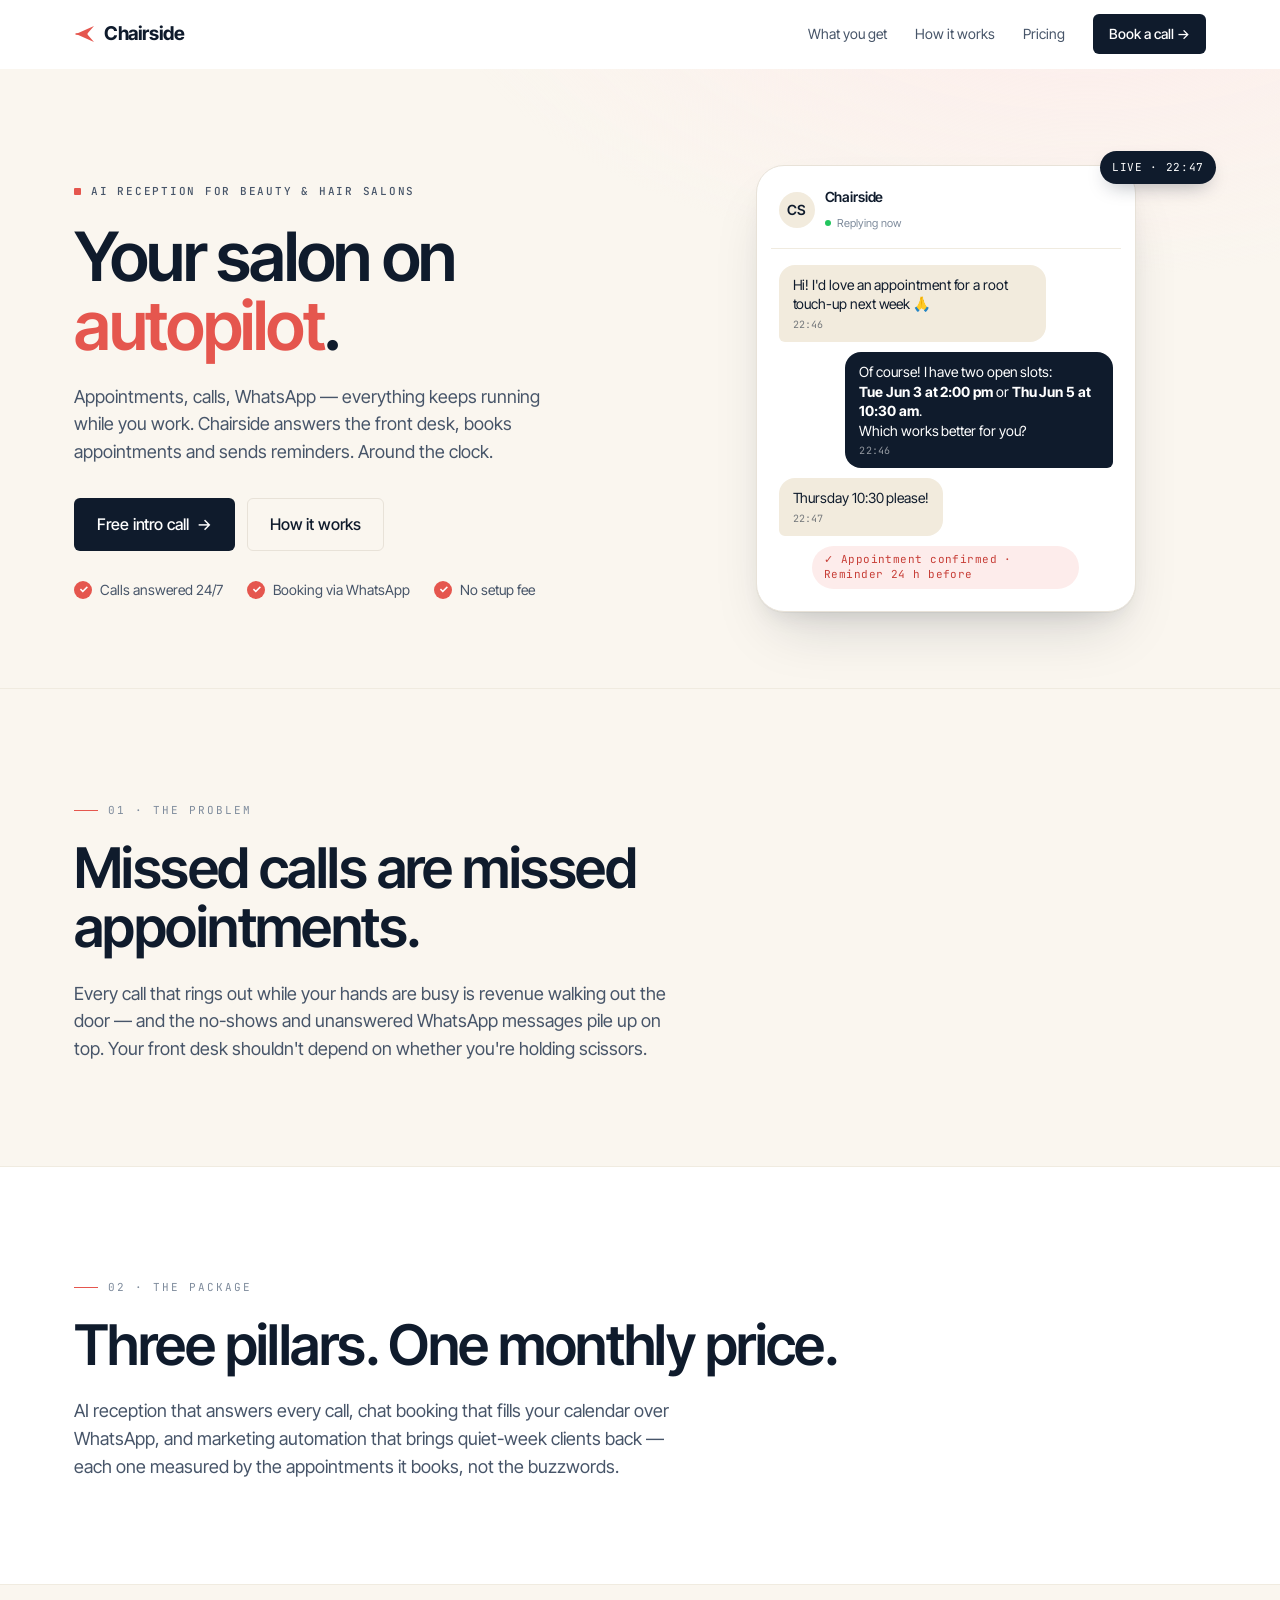
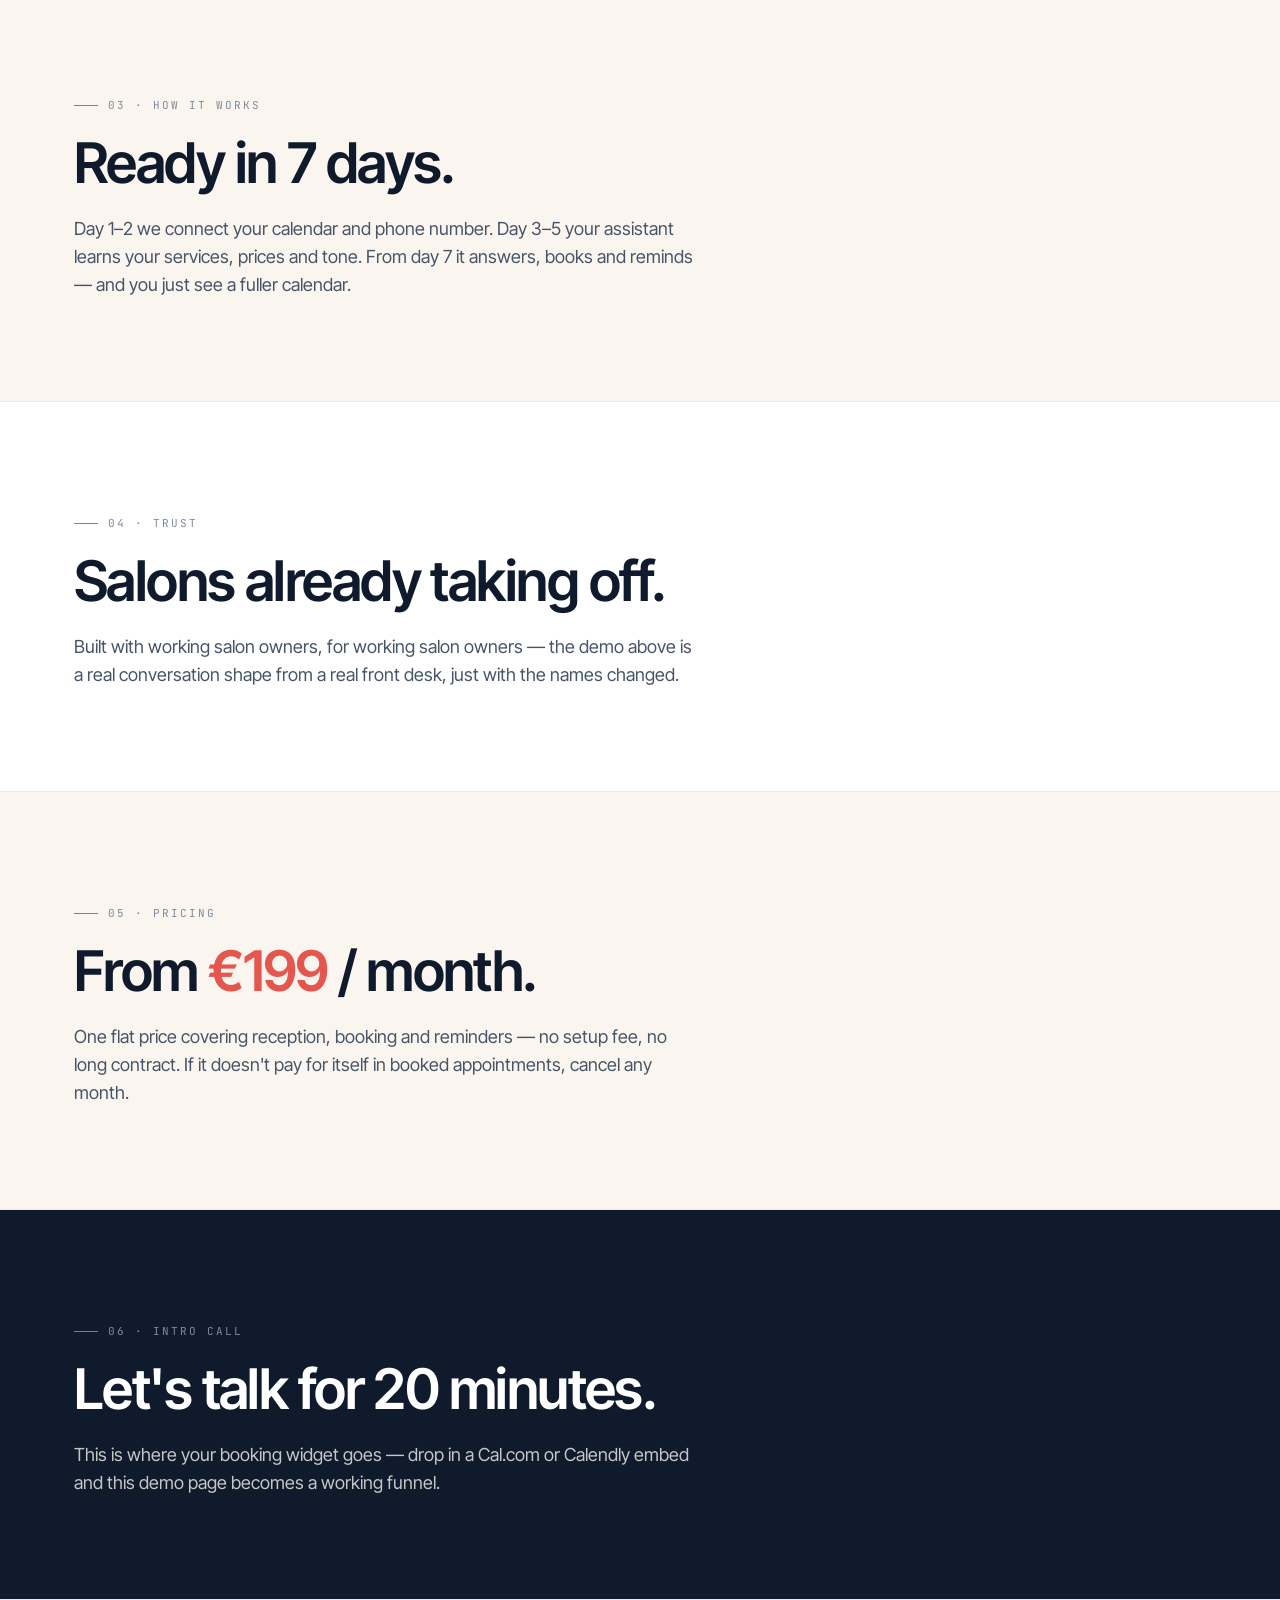
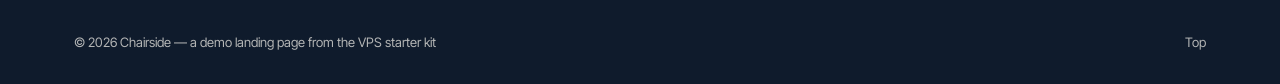
<file: landing-page/index.html>
<!DOCTYPE html>
<html lang="en">
<head>
<meta charset="UTF-8">
<meta name="viewport" content="width=device-width, initial-scale=1.0">
<title>Chairside — Your salon on autopilot</title>
<meta name="description" content="Chairside answers calls, takes WhatsApp bookings and runs marketing for your salon — around the clock. AI reception, online appointments and reminders in one package.">

<meta property="og:title" content="Your salon on autopilot — Chairside">
<meta property="og:description" content="AI reception, WhatsApp booking and marketing for hair and beauty salons. Full appointment books, without the phone stress.">
<meta property="og:type" content="website">

<link rel="preconnect" href="https://fonts.googleapis.com">
<link rel="preconnect" href="https://fonts.gstatic.com" crossorigin>
<link href="https://fonts.googleapis.com/css2?family=Inter+Tight:wght@400;500;600;700&family=JetBrains+Mono:wght@400;500&display=swap" rel="stylesheet">

<link rel="stylesheet" href="styles.css">
</head>
<body>

<!-- ===================== TOP NAV ===================== -->
<header class="topbar" id="topbar">
  <div class="topbar__inner">
    <a href="#top" class="topbar__brand" aria-label="Chairside — Home">
      <svg class="brand-mark" viewBox="0 0 22 22" aria-hidden="true">
        <path d="M2 11 L20 3 L13 11 L20 19 Z" fill="currentColor"/>
        <path d="M2 11 L13 11" stroke="currentColor" stroke-width="1.4" fill="none" stroke-linecap="round"/>
      </svg>
      <span class="wm">Chairside</span>
    </a>
    <nav class="topbar__nav" aria-label="Main navigation">
      <a href="#angebot">What you get</a>
      <a href="#ablauf">How it works</a>
      <a href="#preise">Pricing</a>
      <a href="#termin" class="topbar__cta">Book a call →</a>
    </nav>
  </div>
</header>

<main id="top">

<!-- ===================== HERO ===================== -->
<section class="hero">
  <div class="container">
    <div class="hero__grid">
      <div class="hero__copy">
        <span class="eyebrow"><span class="pip"></span>AI reception for beauty &amp; hair salons</span>
        <h1 class="hero__title">
          Your salon on <span class="signal">autopilot</span>.
        </h1>
        <p class="hero__sub">
          Appointments, calls, WhatsApp — everything keeps running while you work.
          Chairside answers the front desk, books appointments and sends reminders.
          Around the clock.
        </p>
        <div class="hero__actions">
          <a href="#termin" class="btn btn--primary">Free intro call <span class="arrow">→</span></a>
          <a href="#ablauf" class="btn btn--ghost">How it works</a>
        </div>
        <ul class="hero__trust" aria-label="Benefits">
          <li><span class="check" aria-hidden="true">✓</span>Calls answered 24/7</li>
          <li><span class="check" aria-hidden="true">✓</span>Booking via WhatsApp</li>
          <li><span class="check" aria-hidden="true">✓</span>No setup fee</li>
        </ul>
      </div>

      <div class="hero__visual" aria-hidden="true">
        <div class="phone">
          <span class="phone__badge">Live · 22:47</span>
          <div class="phone__header">
            <div class="phone__avatar">CS</div>
            <div>
              <div class="phone__title">Chairside</div>
              <div class="phone__status">Replying now</div>
            </div>
          </div>
          <div class="phone__body">
            <div class="bubble bubble--in">
              Hi! I'd love an appointment for a root touch-up next week 🙏
              <span class="meta">22:46</span>
            </div>
            <div class="bubble bubble--out">
              Of course! I have two open slots:<br>
              <strong>Tue Jun 3 at 2:00 pm</strong> or <strong>Thu Jun 5 at 10:30 am</strong>.<br>
              Which works better for you?
              <span class="meta">22:46</span>
            </div>
            <div class="bubble bubble--in">
              Thursday 10:30 please!
              <span class="meta">22:47</span>
            </div>
            <div class="bubble bubble--system">✓ Appointment confirmed · Reminder 24 h before</div>
          </div>
        </div>
      </div>
    </div>
  </div>
</section>

<!-- ===================== PAIN ===================== -->
<section id="pain" class="section section--warm">
  <div class="container">
    <div class="section__num">01 · The problem</div>
    <h2 class="section__h">Missed calls are missed appointments.</h2>
    <p class="lead">Every call that rings out while your hands are busy is revenue walking out the door — and the no-shows and unanswered WhatsApp messages pile up on top. Your front desk shouldn't depend on whether you're holding scissors.</p>
  </div>
</section>

<!-- ===================== OFFER ===================== -->
<section id="angebot" class="section">
  <div class="container">
    <div class="section__num">02 · The package</div>
    <h2 class="section__h">Three pillars. One monthly price.</h2>
    <p class="lead">AI reception that answers every call, chat booking that fills your calendar over WhatsApp, and marketing automation that brings quiet-week clients back — each one measured by the appointments it books, not the buzzwords.</p>
  </div>
</section>

<!-- ===================== HOW ===================== -->
<section id="ablauf" class="section section--warm">
  <div class="container">
    <div class="section__num">03 · How it works</div>
    <h2 class="section__h">Ready in 7 days.</h2>
    <p class="lead">Day 1–2 we connect your calendar and phone number. Day 3–5 your assistant learns your services, prices and tone. From day 7 it answers, books and reminds — and you just see a fuller calendar.</p>
  </div>
</section>

<!-- ===================== PROOF ===================== -->
<section id="proof" class="section">
  <div class="container">
    <div class="section__num">04 · Trust</div>
    <h2 class="section__h">Salons already taking off.</h2>
    <p class="lead">Built with working salon owners, for working salon owners — the demo above is a real conversation shape from a real front desk, just with the names changed.</p>
  </div>
</section>

<!-- ===================== PRICING ===================== -->
<section id="preise" class="section section--warm">
  <div class="container">
    <div class="section__num">05 · Pricing</div>
    <h2 class="section__h">From <span class="signal">€199</span> / month.</h2>
    <p class="lead">One flat price covering reception, booking and reminders — no setup fee, no long contract. If it doesn't pay for itself in booked appointments, cancel any month.</p>
  </div>
</section>

<!-- ===================== BOOKING ===================== -->
<section id="termin" class="section section--ink">
  <div class="container">
    <div class="section__num">06 · Intro call</div>
    <h2 class="section__h">Let's talk for 20 minutes.</h2>
    <p class="lead">This is where your booking widget goes — drop in a Cal.com or Calendly embed and this demo page becomes a working funnel.</p>
  </div>
</section>

</main>

<footer class="site-footer">
  <div class="site-footer__inner">
    <span>&copy; 2026 Chairside — a demo landing page from the <a href="https://andreaskra.com/guides/vps-hosting.html">VPS starter kit</a></span>
    <nav aria-label="Legal">
      <a href="#top">Top</a>
    </nav>
  </div>
</footer>

<script src="scripts.js"></script>
</body>
</html>
</file>
<file: landing-page/styles.css>
/* ============================================================
   Chairside — Landing page
   Brand: Ink #0F1B2C · Cream #FAF6EF · Signal Coral #E5564E
   Type:  Inter Tight (display/body) · JetBrains Mono (eyebrow/numerics)
   ============================================================ */

:root{
  --ink:         #0F1B2C;
  --ink-soft:    #475569;
  --ink-mute:    #7E8B9C;
  --paper:       #FFFFFF;
  --cream:       #FAF6EF;
  --cream-deep:  #F2EBDD;
  --signal:      #E5564E;
  --signal-d:    #C73E37;
  --signal-soft: #FDECEB;
  --border:      #E8E2D8;
  --border-soft: #F0EBE0;

  --display: 'Inter Tight', system-ui, -apple-system, BlinkMacSystemFont, 'Segoe UI', sans-serif;
  --mono:    'JetBrains Mono', ui-monospace, Menlo, monospace;

  --s-1: 4px;
  --s-2: 8px;
  --s-3: 16px;
  --s-4: 24px;
  --s-5: 40px;
  --s-6: 64px;
  --s-7: 96px;
  --s-8: 128px;

  --maxw: 1180px;
  --radius-sm: 6px;
  --radius:    12px;
  --radius-lg: 20px;
  --hair: 1px solid var(--border);
}

*{box-sizing:border-box; margin:0; padding:0;}
html,body{
  background: var(--paper);
  color: var(--ink);
  font-family: var(--display);
  font-weight: 400;
  font-size: 17px;
  line-height: 1.55;
  -webkit-font-smoothing: antialiased;
  -moz-osx-font-smoothing: grayscale;
}
a{color: inherit; text-decoration: none;}
img,svg{max-width: 100%; display: block;}

.container{
  max-width: var(--maxw);
  margin: 0 auto;
  padding: 0 24px;
  width: 100%;
}

/* ===================== TOP NAV ===================== */
.topbar{
  position: sticky; top: 0; z-index: 50;
  background: rgba(255,255,255,0.85);
  backdrop-filter: blur(10px);
  -webkit-backdrop-filter: blur(10px);
  border-bottom: 1px solid transparent;
  transition: border-color .2s ease, background .2s ease;
}
.topbar.is-scrolled{
  border-bottom-color: var(--border);
}
.topbar__inner{
  max-width: var(--maxw);
  margin: 0 auto;
  padding: 14px 24px;
  display: flex; align-items: center; justify-content: space-between;
  gap: 16px;
}
.topbar__brand{display: inline-flex; align-items: center; gap: 8px;}
.brand-mark{
  width: 22px; height: 22px;
  display: inline-block;
  color: var(--signal);
}
.wm{
  font-family: var(--display);
  font-weight: 700;
  font-size: 19px;
  letter-spacing: -0.02em;
  color: var(--ink);
}
.topbar__nav{
  display: flex; align-items: center; gap: 28px;
  font-size: 14px; color: var(--ink-soft);
}
.topbar__nav a{transition: color .15s ease;}
.topbar__nav a:not(.topbar__cta):hover{color: var(--ink);}
.topbar__cta{
  background: var(--ink);
  color: var(--paper) !important;
  padding: 9px 16px;
  border-radius: var(--radius-sm);
  font-weight: 500;
  font-size: 14px;
  transition: background .15s ease;
}
.topbar__cta:hover{background: var(--signal);}

@media (max-width: 740px){
  .topbar__nav{gap: 12px;}
  .topbar__nav a:not(.topbar__cta){display: none;}
}

/* ===================== TYPOGRAPHY ===================== */
.eyebrow{
  display: inline-flex; align-items: center; gap: 10px;
  font-family: var(--mono);
  font-size: 11px;
  letter-spacing: 0.16em;
  text-transform: uppercase;
  color: var(--ink-soft);
  font-weight: 500;
}
.pip{
  display: inline-block;
  width: 7px; height: 7px;
  background: var(--signal);
  border-radius: 1px;
}

.section__num{
  font-family: var(--mono);
  font-size: 11px;
  letter-spacing: 0.18em;
  text-transform: uppercase;
  color: var(--ink-mute);
  margin-bottom: 20px;
  display: inline-flex; align-items: center; gap: 10px;
}
.section__num::before{
  content: ""; display: inline-block;
  width: 24px; height: 1px;
  background: var(--signal);
}
.section__h{
  font-family: var(--display);
  font-weight: 600;
  font-size: clamp(32px, 4.4vw, 56px);
  line-height: 1.06;
  letter-spacing: -0.028em;
  color: var(--ink);
  max-width: 22ch;
}
.signal{color: var(--signal);}
em{font-style: normal; color: var(--signal);}

.lead{
  margin-top: 22px;
  font-size: 18px;
  line-height: 1.55;
  color: var(--ink-soft);
  max-width: 62ch;
}

/* ===================== BUTTONS ===================== */
.btn{
  display: inline-flex; align-items: center; gap: 8px;
  padding: 13px 22px;
  border-radius: var(--radius-sm);
  font-weight: 500;
  font-size: 16px;
  font-family: var(--display);
  letter-spacing: -0.005em;
  border: 1px solid transparent;
  cursor: pointer;
  transition: background .15s ease, color .15s ease, transform .15s ease, border-color .15s ease;
}
.btn .arrow{transition: transform .15s ease;}
.btn:hover .arrow{transform: translateX(3px);}
.btn--primary{
  background: var(--ink);
  color: var(--paper);
}
.btn--primary:hover{background: var(--signal);}
.btn--ghost{
  background: transparent;
  color: var(--ink);
  border-color: var(--border);
}
.btn--ghost:hover{border-color: var(--ink); }

/* ===================== HERO ===================== */
.hero{
  padding: clamp(56px, 8vw, 96px) 0 clamp(48px, 6vw, 80px);
  background:
    radial-gradient(1200px 600px at 85% -20%, var(--signal-soft) 0%, transparent 55%),
    var(--cream);
  border-bottom: 1px solid var(--border-soft);
}
.hero__grid{
  display: grid;
  grid-template-columns: 1.05fr 1fr;
  gap: clamp(32px, 5vw, 64px);
  align-items: center;
}
.hero__copy .eyebrow{margin-bottom: 22px;}
.hero__title{
  font-family: var(--display);
  font-weight: 600;
  font-size: clamp(40px, 5.4vw, 68px);
  line-height: 1.02;
  letter-spacing: -0.034em;
  color: var(--ink);
}
.hero__sub{
  margin-top: 22px;
  font-size: clamp(17px, 1.4vw, 19px);
  line-height: 1.55;
  color: var(--ink-soft);
  max-width: 50ch;
}
.hero__actions{
  margin-top: 32px;
  display: flex; flex-wrap: wrap; gap: 12px;
}
.hero__trust{
  margin-top: 28px;
  display: flex; flex-wrap: wrap; gap: 18px 24px;
  font-size: 14px;
  color: var(--ink-soft);
}
.hero__trust li{
  display: inline-flex; align-items: center; gap: 8px;
  list-style: none;
}
.hero__trust .check{
  display: inline-flex; align-items: center; justify-content: center;
  width: 18px; height: 18px;
  background: var(--signal);
  color: var(--paper);
  border-radius: 999px;
  font-size: 11px;
  font-weight: 700;
}

/* Hero visual: phone-style chat mockup */
.hero__visual{
  position: relative;
  display: flex; justify-content: center;
}
.phone{
  width: 100%;
  max-width: 380px;
  background: var(--paper);
  border: 1px solid var(--border);
  border-radius: 28px;
  box-shadow:
    0 1px 0 rgba(15,27,44,0.04),
    0 30px 60px -20px rgba(15,27,44,0.18),
    0 12px 24px -12px rgba(15,27,44,0.12);
  padding: 14px;
  overflow: hidden;
}
.phone__header{
  display: flex; align-items: center; gap: 10px;
  padding: 6px 8px 14px;
  border-bottom: 1px solid var(--border-soft);
}
.phone__avatar{
  width: 36px; height: 36px;
  background: var(--cream-deep);
  border-radius: 999px;
  display: inline-flex; align-items: center; justify-content: center;
  font-weight: 600;
  font-size: 14px;
  color: var(--ink);
  letter-spacing: -0.01em;
}
.phone__title{
  font-size: 14px;
  font-weight: 600;
  color: var(--ink);
  letter-spacing: -0.01em;
}
.phone__status{
  font-size: 11px;
  color: var(--ink-mute);
  display: inline-flex; align-items: center; gap: 6px;
}
.phone__status::before{
  content: "";
  width: 6px; height: 6px;
  background: #22C55E;
  border-radius: 999px;
}
.phone__body{
  padding: 16px 8px 8px;
  display: flex; flex-direction: column; gap: 10px;
}
.bubble{
  max-width: 80%;
  padding: 10px 14px;
  border-radius: 16px;
  font-size: 14px;
  line-height: 1.4;
  letter-spacing: -0.005em;
}
.bubble--in{
  background: var(--cream-deep);
  color: var(--ink);
  align-self: flex-start;
  border-bottom-left-radius: 6px;
}
.bubble--out{
  background: var(--ink);
  color: var(--paper);
  align-self: flex-end;
  border-bottom-right-radius: 6px;
}
.bubble--system{
  align-self: center;
  background: var(--signal-soft);
  color: var(--signal-d);
  font-family: var(--mono);
  font-size: 11px;
  letter-spacing: 0.04em;
  padding: 6px 12px;
  border-radius: 999px;
}
.bubble .meta{
  display: block;
  font-family: var(--mono);
  font-size: 10px;
  margin-top: 4px;
  opacity: 0.55;
  letter-spacing: 0.02em;
}
.phone__badge{
  position: absolute;
  top: -14px;
  right: -10px;
  background: var(--ink);
  color: var(--paper);
  font-family: var(--mono);
  font-size: 11px;
  letter-spacing: 0.06em;
  text-transform: uppercase;
  padding: 8px 12px;
  border-radius: 999px;
  box-shadow: 0 8px 20px -8px rgba(15,27,44,0.4);
}

@media (max-width: 880px){
  .hero__grid{
    grid-template-columns: 1fr;
    gap: 48px;
  }
  .hero__visual{order: 2;}
}

/* ===================== SECTIONS (placeholder shells for M3) ===================== */
.section{
  padding: clamp(64px, 8vw, 112px) 0;
  border-bottom: 1px solid var(--border-soft);
}
.section--warm{background: var(--cream);}
.section--ink{background: var(--ink); color: var(--paper);}
.section--ink .section__h{color: var(--paper);}
.section--ink .lead{color: rgba(250,246,239,0.78);}

/* ===================== FOOTER ===================== */
.site-footer{
  padding: 32px 0;
  background: var(--ink);
  color: rgba(250,246,239,0.7);
  font-size: 13px;
}
.site-footer__inner{
  max-width: var(--maxw);
  margin: 0 auto;
  padding: 0 24px;
  display: flex; align-items: center; justify-content: space-between;
  gap: 16px;
  flex-wrap: wrap;
}
.site-footer nav a{
  margin-left: 20px;
  transition: color .15s ease;
}
.site-footer nav a:hover{color: var(--paper);}

/* ===================== UTILITIES ===================== */
.sr-only{
  position: absolute; width: 1px; height: 1px;
  padding: 0; margin: -1px; overflow: hidden;
  clip: rect(0,0,0,0); white-space: nowrap; border: 0;
}
</file>
